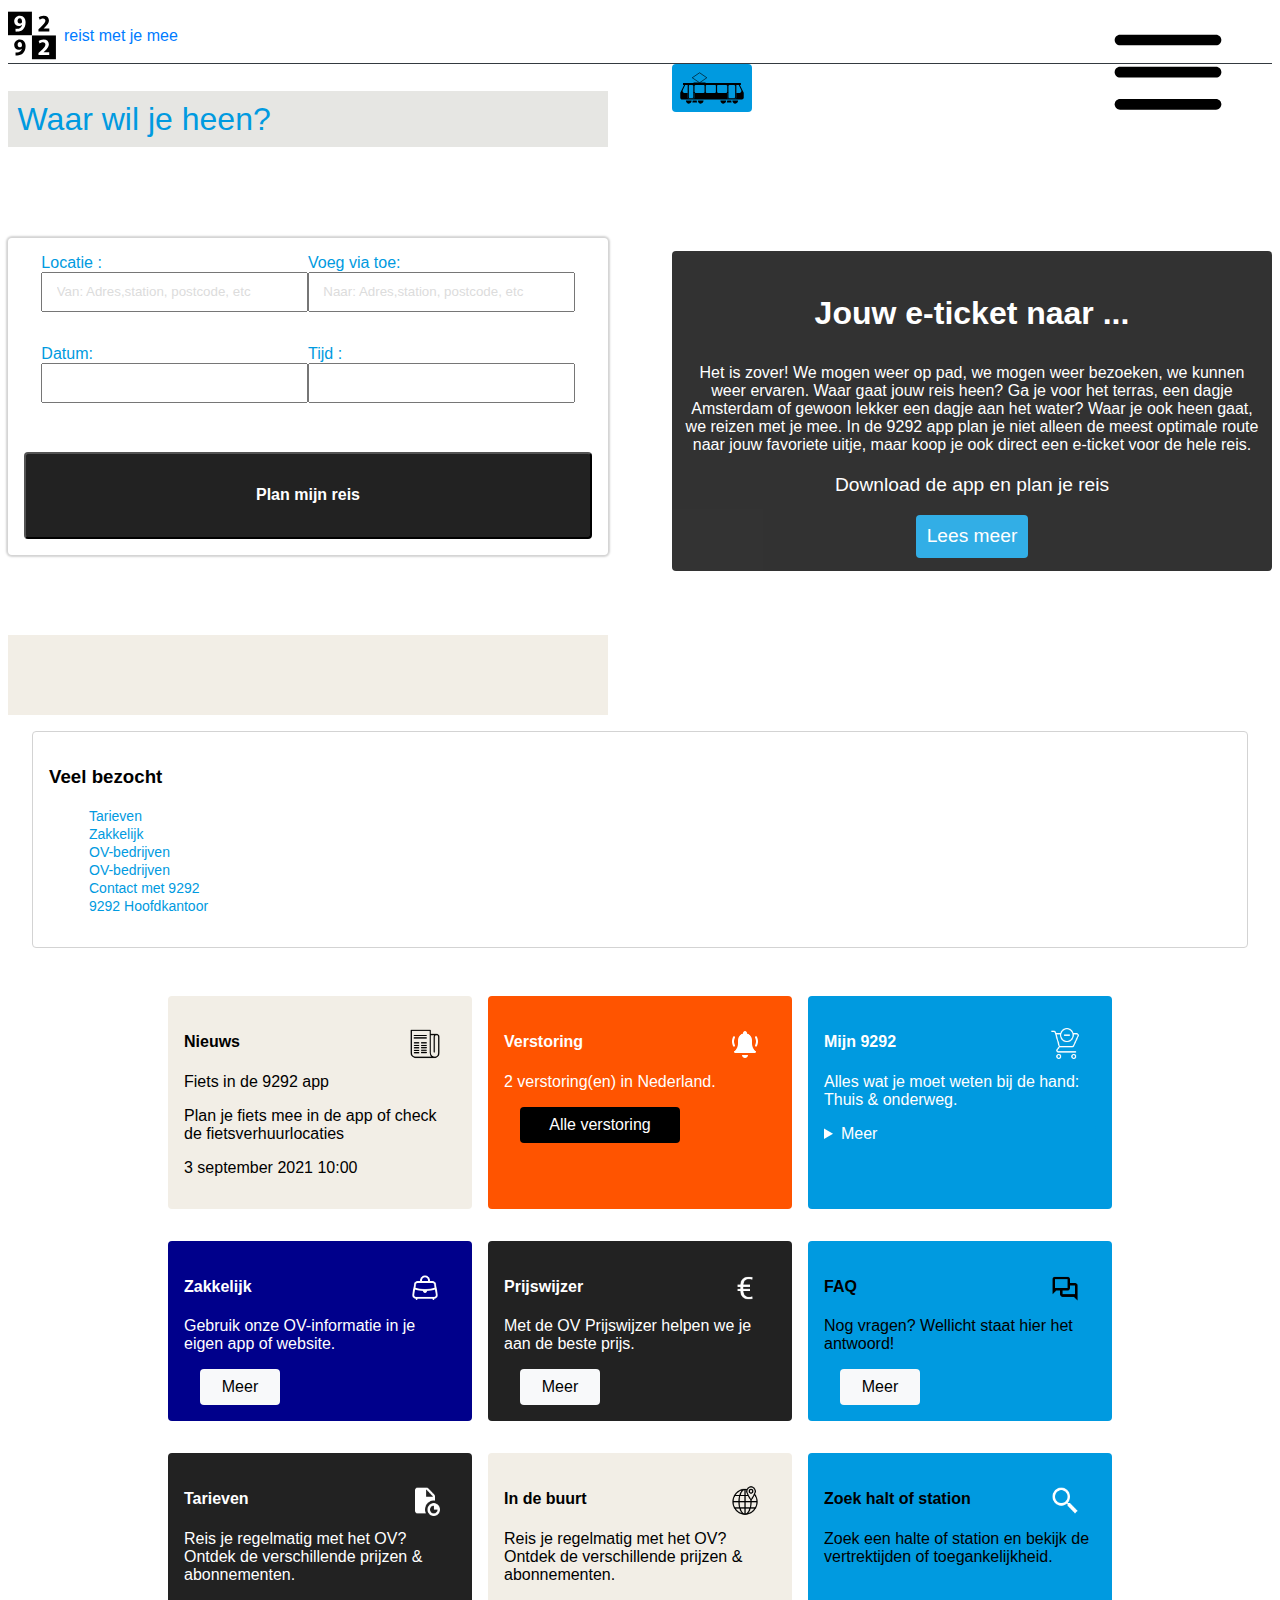
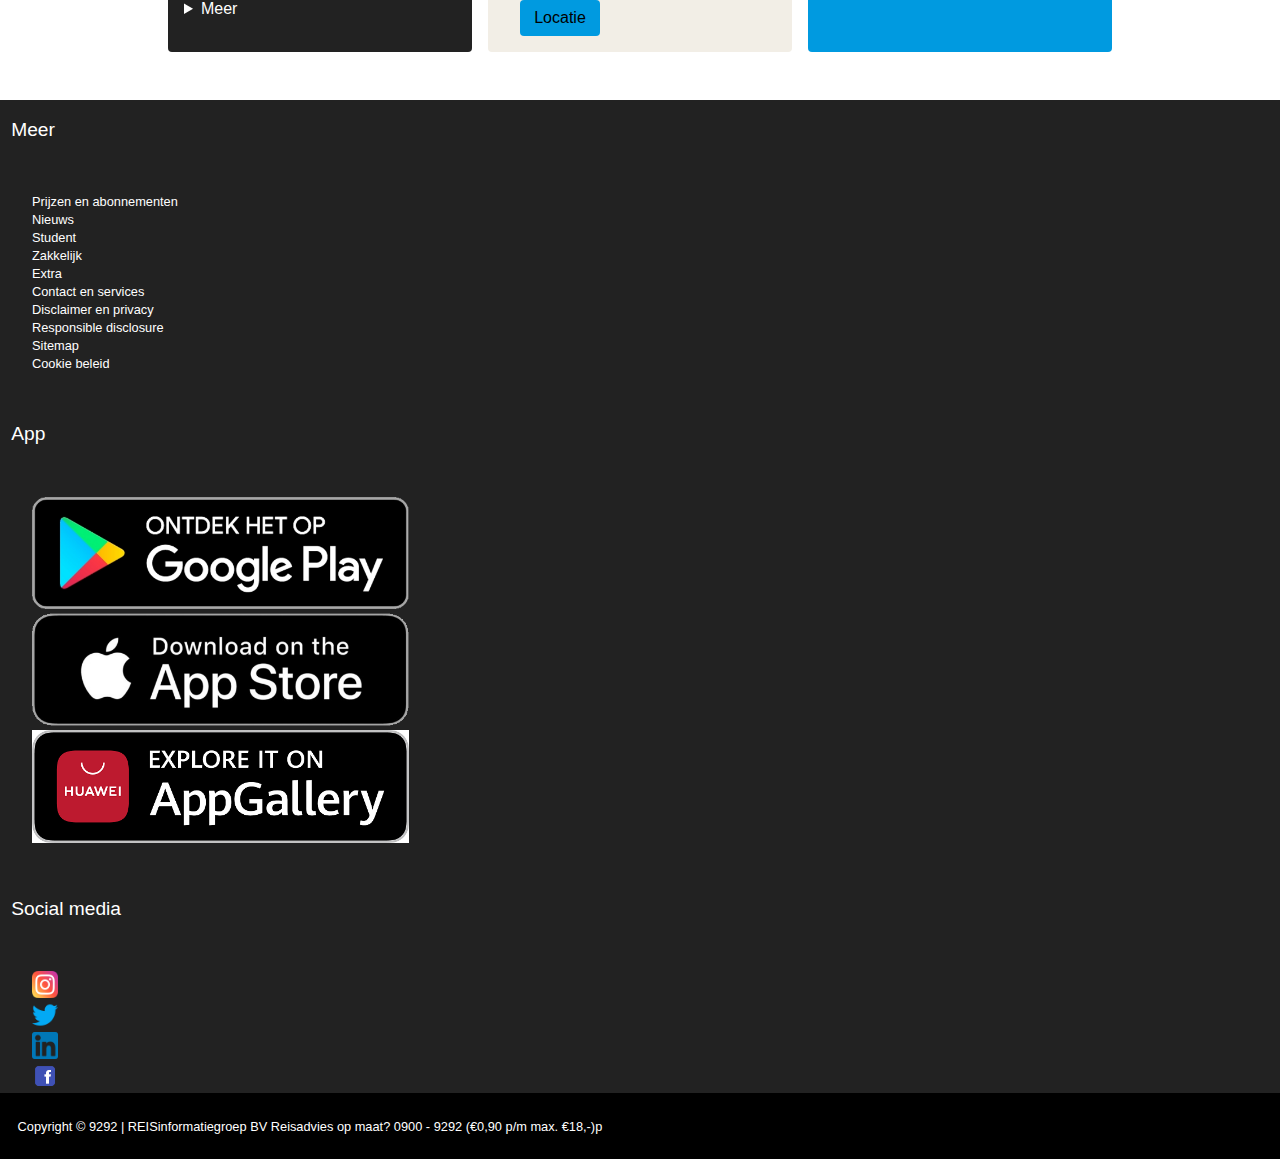
<file: index.html>
<!DOCTYPE html>
<html lang="nl">
<head>
    <meta charset="UTF-8">
    <meta http-equiv="X-UA-Compatible" content="IE=edge">
    <meta name="viewport" content="width=device-width, initial-scale=1.0">
    <title>9292 reist met je mee</title>
    <link rel="preconnect" href="https://fonts.googleapis.com">
    <link rel="preconnect" href="https://fonts.gstatic.com" crossorigin>
    <link href="https://fonts.googleapis.com/css2?family=Commissioner:wght@100;200;300&display=swap" rel="stylesheet">
    <link rel="stylesheet" href="css/styles.css">
</head>
<body>
    <header>
       <img src="images/logo.svg" alt="Logo van 9292"> 
       <h1> reist met je mee</h1>
       <img src="images/menu.svg" alt="">
      
    </header>

    <main>
        <!--1e section : formulier en e-ticket  -->
            <section >

                <!--Het formulier-->  
                <h2>Waar wil je heen? </h2> 
                <img src="images/tram.svg" alt="tram" class="tram">
                <!--Bron : https://commons.wikimedia.org/wiki/Category:Tram_icons-->
            
                <form >
                <label>
                        Locatie :
                        <input type="text" name="name" placeholder="Van: Adres,station, postcode, etc" >
                    </label>

                    <label>
                        Voeg via toe:
                        <input type="text" name="name" placeholder="Naar: Adres,station, postcode, etc" >
                    </label>

                    <label>
                        Datum:
                        <input> 
                    </label>

                    <label>
                        Tijd :
                        <input> 
                    </label>
                        
                    <button> Plan mijn reis </button>

                    
                </form>
                    
                    <!-- het(1)artikel e-ticket-->
                    
                    <article>
                        <h3>Jouw e-ticket naar ...</h3>
                        <p>Het is zover! We mogen weer op pad, we mogen weer bezoeken,
                                we kunnen weer ervaren. Waar gaat jouw reis heen? Ga je voor 
                                het terras, een dagje Amsterdam of gewoon lekker een dagje aan 
                                het water? Waar je ook heen gaat, we reizen met je mee. In de 9292
                                app plan je niet alleen de meest optimale route naar jouw favoriete
                                uitje, maar koop je ook direct een e-ticket voor de hele reis.  </p>

                        <p>  Download de app en plan je  reis </p>
                            
                                    
                        <button>Lees meer </button>
                        
                    </article>
                    
                    <footer>
                    <!--Allen voor de background van de footer -->
                    </footer>
                    
            </section>

            <!--tweede section :Veel bezocht -->        
            <section>
                        
                <h3>Veel bezocht </h3>
                        
                <ul>
                            
                    <li><a href="contactpagina.html">Tarieven </a></li>
                    <li><a href= "contactpagina.html"> Zakkelijk </a></li>
                    <li><a href= "contactpagina.htmln"> OV-bedrijven</a></li>
                    <li><a href= "contactpagina.html">OV-bedrijven</a></li>              
                    <li><a href= "contactpagina.html">Contact met 9292</a></li>
                    <li><a href= "contactpagina.html"> 9292 Hoofdkantoor</a></li>

                </ul>           
                
            </section>              
                        
            <!--laastse section-->           
            <section>
              
                 <!--Bron voor alle icoontjes :https://css.gg/app-->         
                <!--Artikel (2) nth- of type- (2) :Nieuws-->           
                <article>
                   <h4>Nieuws</h4>
                    <img src="images/news.png" alt="Nieuws icon">      
                    <p>Fiets in de 9292 app </p>
                    <p>Plan je fiets mee in de app of check de fietsverhuurlocaties</p> 
                    <p> 3 september 2021  10:00</p>          
                    
                </article>            
                
                <!--Artikel (3) nth- of type- (3) :Verstoring-->            
                <article>
                            
                    <h4>Verstoring </h4>
                   <img src="images/alarm1.png" alt="verstoring icoontje ">
                    <p>2 verstoring(en) in Nederland.</p>
                            
                    <button>Alle verstoring</button>
                            
                </article>
                            
                            
                <!--Artikel (4) nth- of type- (4) :Mijn 9292-->           
                <article>
                                
                    <h4>Mijn 9292</h4>
                    <img src="images/cart.png" alt="winkelwagen">
                    <p>Alles wat je moet weten bij de hand: Thuis & onderweg.</p>

                    <details>
                        <summary>Meer </summary>
                        <p>Meer informatie </p>
                        <p>Inloggen</p>
                    </details>
                            
                </article>
                            
                <!--Artikel (5) nth- of type- (5) :Zakkelijk-->           
                <article>
                                
                    <h4>Zakkelijk</h4>
                     <img src="images/zakkelijk.png" alt="zakkelijk">           
                    <p>Gebruik onze OV-informatie in je eigen app of website.</p>
                                
                    <button class="button">Meer</button>

                    <div>
                    <p>Met de 9292 Vertrekwijzer laat je in één overzicht zien hoe laat de volgende bus, trein, tram,
                        metro of veer bij de halte(n) in de buurt vertrekt. Daarbij voldoet de 9292 Vertrekwijzer 
                        ook ook de BREEAM eisen als "vervoersinformatiepunt". Lees er hieronder meer over.</p>
                    </div>
                        
                </article>
                                
                <!--Artikel (6) nth- of type- (6) :Prijswijzer-->            
                <article>
                                
                    <h4>Prijswijzer</h4>
                    <img src="images/euro.png" alt="euro teken"> 
                        <p>Met de OV Prijswijzer helpen we je aan de beste prijs.</p>    
                            
                    
                        <button>Meer</button>           
                </article> 
                                    
                <!--Artikel (7) nth- of type- (7) :FAQ-->             
                <article >
                                
                    <h4>FAQ</h4>
                    <img src="images/chat.png" alt="bericht icoontje ">
                    <p>Nog vragen? Wellicht staat hier het antwoord!</p>         
                    
                    <button>Meer</button>         
                    
                </article>             
                    
                <!--Artikel (8) nth- of type- (8) :Tarieven-->             
                <article>
                                
                    <h4>Tarieven</h4>
                    <img src="images/tarief.png" alt="tarief icoontje ">
                    <p>Reis je regelmatig met het OV? Ontdek de verschillende prijzen & abonnementen.</p>
                                
                    <details>
                        <summary>Meer</summary>
                            <p>Trein</p>                   
                            <p>Stads en streekvervoer</p>
                        </details>            
                </article>       
                                
                <!--Artikel (9) nth- of type- (9) :In de buurt-->             
                <article>
                                
                    <h4>In de buurt </h4>
                    <img src="images/map.png" alt=" map">
                    <p>Reis je regelmatig met het OV? Ontdek de verschillende prijzen & abonnementen.</p>           
                    
                    <button>Locatie</button>          
                
                </article>           
                            
                <!--Artikel last-of-type:Zoek halt of station-->             
                <article>
                                
                    <h4>Zoek halt of station</h4>
                    <img src="images/searchbuttton.png" alt="zoek icoontje ">
                    <p>Zoek een halte of station en bekijk de vertrektijden of toegankelijkheid.</p>           
                </article>  
                
                            
            </section>  

    </main>

        <!--Tweede footer : meer -->           
    <footer>
                
        <h5>Meer</h5>
                
        <ul>
                    
            <li><a href="contactpagina.html">Prijzen en abonnementen</a> </li>   
            <li><a href="contactpagina.html">Nieuws </a> </li>                   
            <li><a href="contactpagina.html">Student</a> </li>                   
            <li><a href="contactpagina.html">Zakkelijk</a> </li>               
            <li><a href="contactpagina.html">Extra</a> </li>                    
            <li><a href="contactpagina.html">Contact en services</a> </li>                   
            <li><a href="contactpagina.html">Disclaimer en privacy</a> </li>                    
            <li><a href="contactpagina.html">Responsible disclosure </a> </li>                   
            <li><a href="contactpagina.html">Sitemap </a> </li>                   
            <li><a href="contactpagina.html">Cookie beleid </a> </li>
   
        </ul>

        <!--Apps --> 
        <!--Bron voor de afebeeldingen van de apps : https://play.google.com/store/apps/details?id=nl.negentwee-->      
        <h5>App</h5>
                
        <ul>
                
            <li><img src="images/googleplay.png" alt="googleplay store "></li>               
            <li><img src="images/appstore.png" alt="applestore"></li>               
            <li><img src="images/appgallery.png" alt="appgallery"></li>
                
        </ul>

        
        <!--Social media  -->         
        <h5>Social media </h5>
                    
            <ul >
                    
            <li><img src="images/instagram.png" alt="instagram"></li>               
            <li><img src="images/twitter.png" alt="twitter"></li>                    
            <li><img src="images/linkedin.png" alt="linkedin"></li>
            <li><img src="images/facebook.png" alt="facebbok"></li>
                
        </ul>

            
    </footer>



    <!--footer":last-of-type-->           
    <footer>
                    
        <p>Copyright © 9292 | REISinformatiegroep BV
        Reisadvies op maat? 0900 - 9292 (€0,90 p/m max. €18,-)p</p> 
                        
    </footer>

    <script src="./js/script.js"></script>

    </body>
    
    </html>
</file>
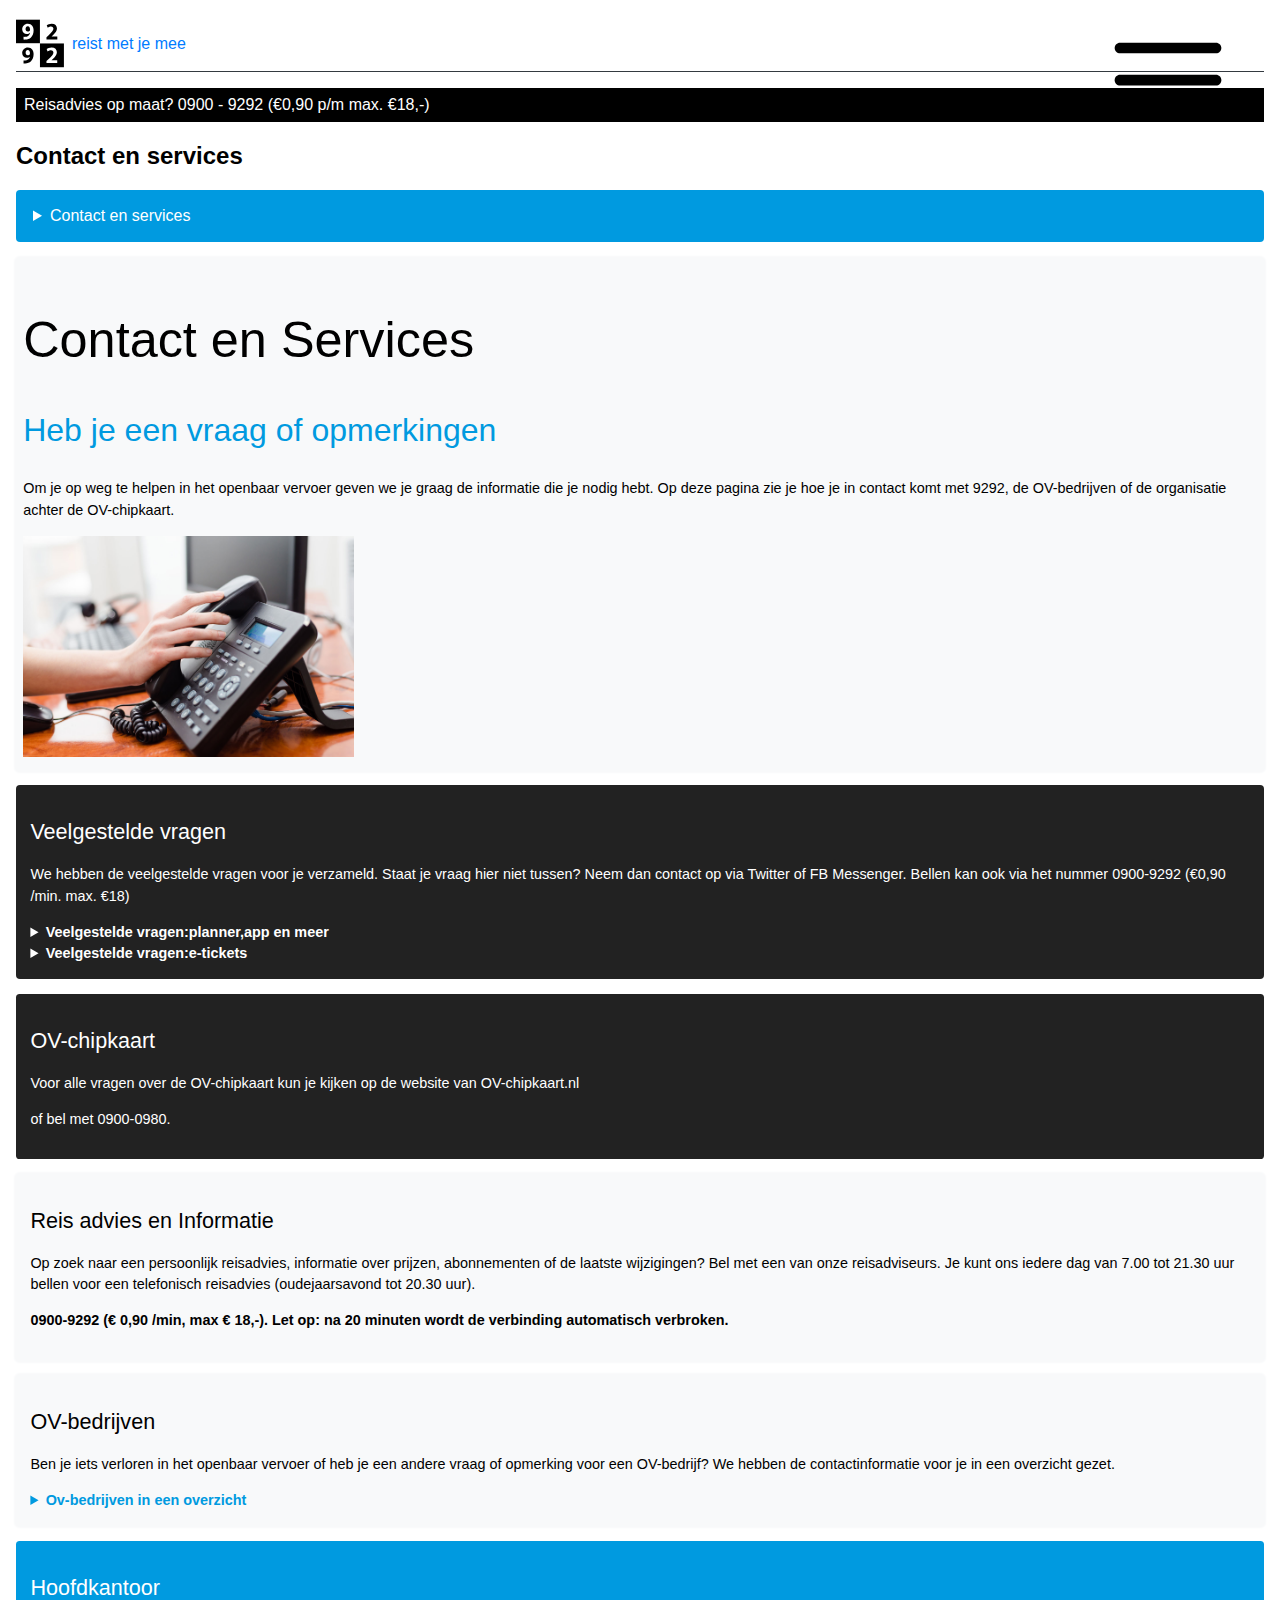
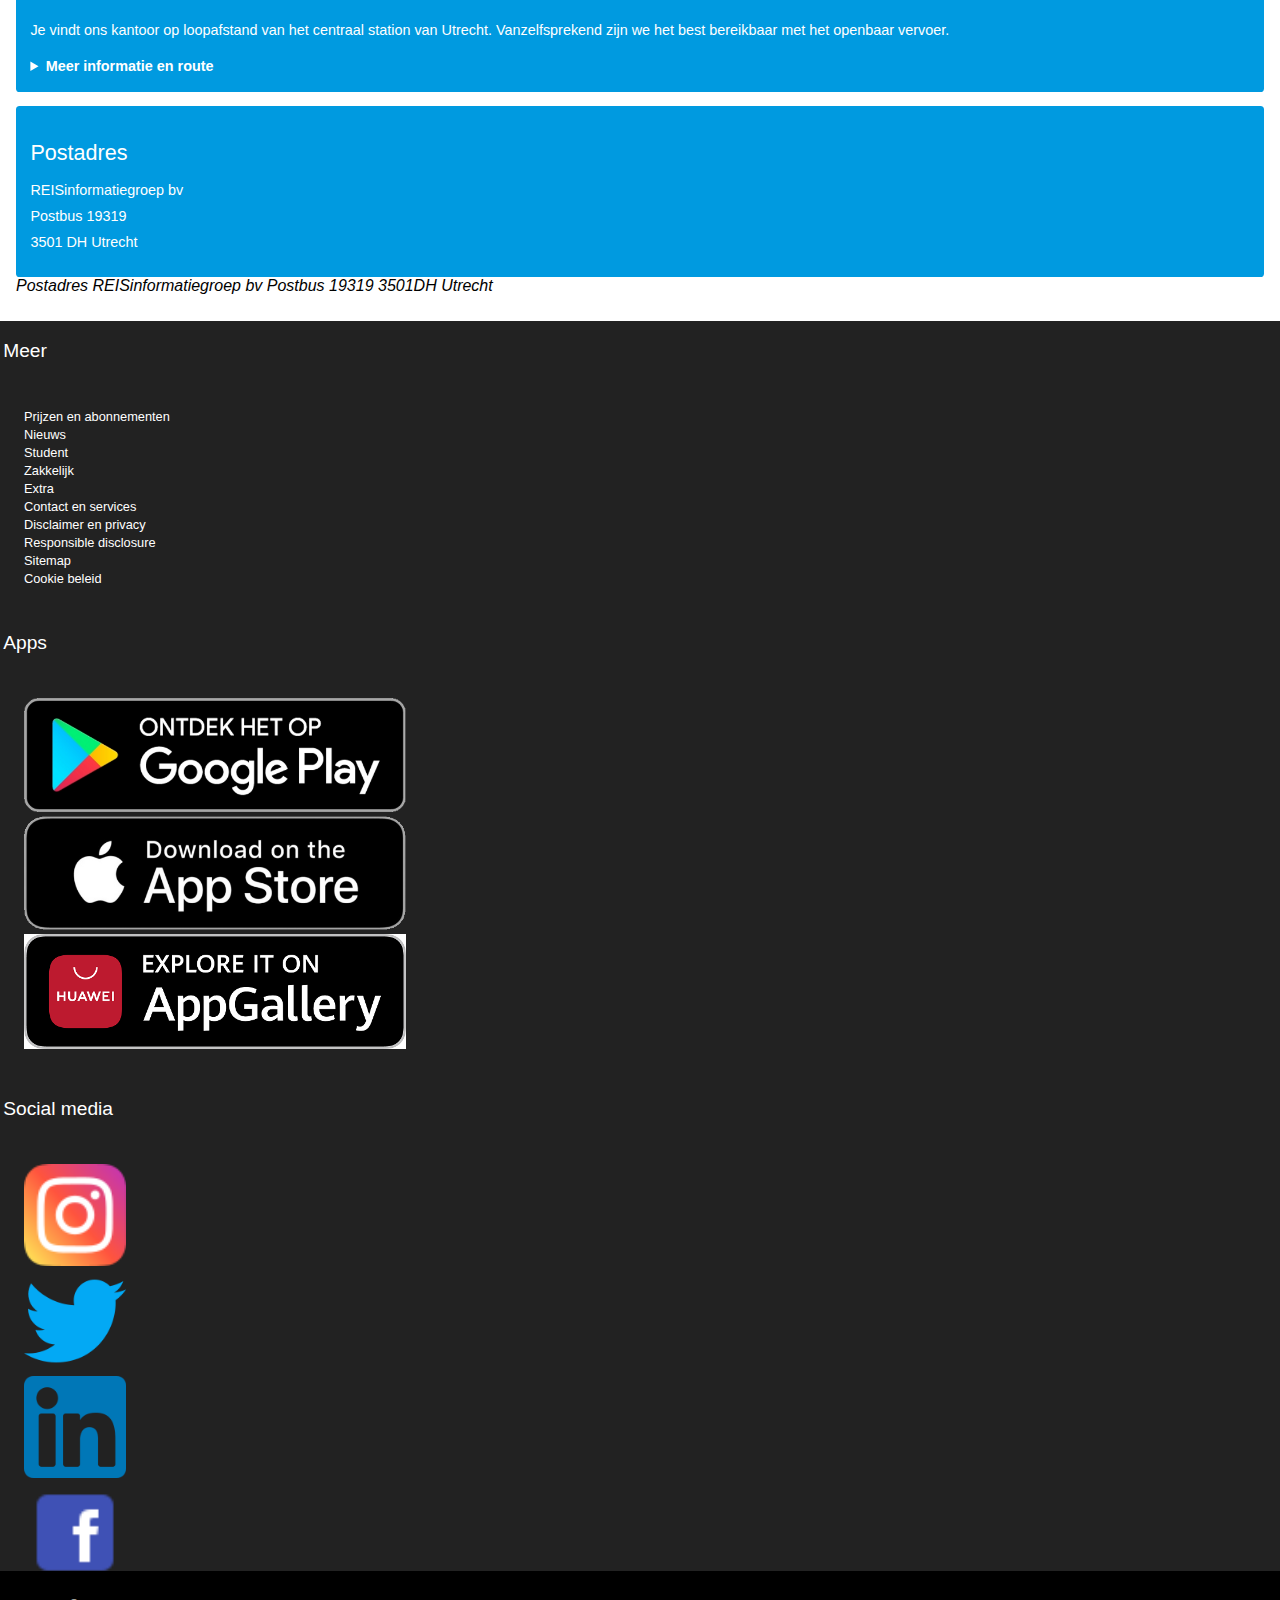
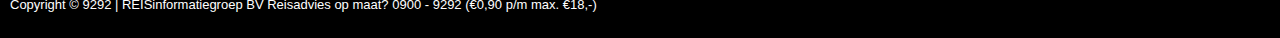
<file: contactpagina.html>
<!DOCTYPE html>
<html lang="en">
<head>
    <meta charset="UTF-8">
    <meta http-equiv="X-UA-Compatible" content="IE=edge">
    <meta name="viewport" content="width=device-width, initial-scale=1.0">
    <title> contactpagina</title>
     <link rel="stylesheet" href="css/contact.css">
</head>
<body>
    <!--De header met de logo en menu -->
    <header>
        <img src="images/logo.svg" alt=""> 
        <h1> reist met je mee</h1>
        <img src="images/menu.svg" alt="">
       
     </header>
    <!--Eerste footer -->

    <footer>
        <h2>Reisadvies op maat?  0900 - 9292 (€0,90 p/m max. €18,-) </h2>
    </footer>   
      

    <main>
      
            <h2>Contact en services </h2>
                <details class="drop-downmenu">
                    <summary>Contact en services</summary>
                        <details>
                            <summary><a href="contactpagina.html">Veelgestelde vragen-algemeen</a></summary>
                        </details>
                        <details>
                            <summary><a href="contactpagina.html">Veelgestelde vragen-e-tickets</a></summary>
                        </details>
                        <details>
                            <summary><a href="contactpagina.html">Ov-bedrijven</a></summary>
                        </details>
                        <details>
                            <summary><a href="contactpagina.html">Contact met 9292</a></summary>
                        </details>
                        <details>
                            <summary><a href="contactpagina.html">9292 Hoofdkantoor</a></summary>
                        </details>
                    </details> 
                    
         <!--Eerste section-->           
        <section>
              <!--Eerst artikel: contact en services -->
            <article>
                <h3>Contact en Services</h3>
                    <p>Heb je een vraag of opmerkingen</p> 
                    <p>Om je op weg te helpen in het openbaar vervoer geven we je graag de informatie die 
                        je nodig hebt. Op deze pagina zie je hoe je in contact komt met 9292, de OV-bedrijven 
                        of de organisatie achter de OV-chipkaart.</p>
                        <img src="images/contact.jpg" alt="een vrouw op een telefoon in een kantoor">
                        
             </article>

              <!--Tweede artikel:Veelgestelde vragen  -->   
            <article>
                <h3>Veelgestelde vragen</h3>
                  <p>We hebben de veelgestelde vragen voor je verzameld. Staat je vraag hier niet tussen?
                     Neem dan contact op via Twitter of FB Messenger. 
                     Bellen kan ook via het nummer 0900-9292 (€0,90 /min. max. €18)</p>
                        <details>
                            <summary><a href="contactpagina.html">Veelgestelde vragen:planner,app en meer</a></summary>
                        </details>

                        <details>
                            <summary><a href="contactpagina.html">Veelgestelde vragen:e-tickets</a></summary>
                        </details>
            </article>
            
             <!--Derde artikel:OV-chipkaart  -->   
            <article>
                <h3>OV-chipkaart</h3>
                    <p>Voor alle vragen over de OV-chipkaart kun je kijken op de website van OV-chipkaart.nl</p> 
                       <p> of bel met 0900-0980.</p>
            </article>

             <!--Vierde artikel:>Reis advies en Informatie  --> 
            <article>

                <h3>Reis advies en Informatie </h3>
                    <p>Op zoek naar een persoonlijk reisadvies, informatie over prijzen, abonnementen of de 
                        laatste wijzigingen? Bel met een van onze reisadviseurs. 
                        Je kunt ons iedere dag van 7.00 tot 21.30 uur bellen voor een telefonisch reisadvies
                        (oudejaarsavond tot 20.30 uur).</p>

                <p>   0900-9292 (€ 0,90 /min, max € 18,-). Let op: na 20 minuten wordt de verbinding
                        automatisch verbroken.</p>

            </article>

            <!--Vijfde artikel:>OV-bedrijven  --> 
            <article>

              <h3>OV-bedrijven</h3>
                 <p>Ben je iets verloren in het openbaar vervoer of heb je een andere vraag of opmerking voor een OV-bedrijf? 
                    We hebben de contactinformatie voor je in een overzicht gezet.</p>

                    <details>
                        <summary><a href="contactpagina.html"></a> Ov-bedrijven in een overzicht</summary>
                    </details>

            </article>

              <!--Zesde artikel:Hoofdkantoor  --> 
            <article>

                <h3>Hoofdkantoor</h3>
                    <p>Je vindt ons kantoor op loopafstand van het centraal station van Utrecht. 
                        Vanzelfsprekend zijn we het best bereikbaar met het openbaar vervoer.</p>

                        <details>
                            <summary><a href="contactpagina.html">Meer informatie en route</a></summary>
                        </details>

            </article>

            <!--laastse artikel:Hoofdkantoor  --> 
            <article>

               <h3>Postadres</h3>
                <p>REISinformatiegroep bv </p>
                <p> Postbus 19319</p> 
                <p> 3501 DH Utrecht</p>

            </article>

            <address>Postadres REISinformatiegroep bv Postbus 19319 3501DH Utrecht</address>
            
        </section>

    </main>
    
    <!--Tweede footer-->
    <footer>
        <!--Linkjes -->
        <h4>Meer</h4>
        <ul>
            <li><a href="contactpagina.html">Prijzen en abonnementen</a> </li>
            <li><a href="contactpagina.html">Nieuws </a> </li>
            <li><a href="contactpagina.html">Student</a> </li>
            <li><a href="contactpagina.html">Zakkelijk</a> </li>
            <li><a href="contactpagina.html">Extra</a> </li>
            <li><a href="contactpagina.html">Contact en services</a> </li>
            <li><a href="contactpagina.html">Disclaimer en privacy</a> </li>
            <li><a href="contactpagina.html">Responsible disclosure </a> </li>
            <li><a href="contactpagina.html">Sitemap </a> </li>
            <li><a href="contactpagina.html">Cookie beleid </a> </li>
       </ul>

        <!--Apps -->
       <h4>Apps </h4>
       <ul>
            <li><img src="images/googleplay.png" alt="googleplay store"></li>
            <li><img src="images/appstore.png" alt="applestore"></li>
            <li><img src="images/appgallery.png" alt="appgallery"></li>
      </ul>
   
       <!--Social media apps -->
      <h4>Social media </h4>

       <ul>
            <li><img src="images/instagram.png" alt="instagram"></li>               
            <li><img src="images/twitter.png" alt="twitter"></li>                    
            <li><img src="images/linkedin.png" alt="linkedin"></li>
            <li><img src="images/facebook.png" alt="facebbok"></li>
      </ul>
      
    </footer>
   
   
       <!--Copyright footer en ook de laatste footer-->
       <footer>
           <p>Copyright © 9292 | REISinformatiegroep BV
               Reisadvies op maat? 0900 - 9292 (€0,90 p/m max. €18,-)</p>
       </footer>
   

   

    
</body>
</html>
</file>
<file: css/styles.css>
*, ::after, ::before {
    box-sizing: border-box;

}
*:focus{
    outline-style: solid;
    outline-color: var(--blue);
    outline-width: 0.06em;
}

/*ROOT*/

:root {
    --blue: #009ae0 ;
    --indigo: #6610f2;
    --purple: #6f42c1;
    --pink: #e83e8c;
    --red: #dc3545;
    --orange: #fd7e14;
    --yellow: #ffc107;
    --green: #28a745;
    --teal: #20c997;
    --cyan: #17a2b8;
    --white: #fff;
    --gray: #6c757d;
    --gray-dark: #343a40;
    --primary: #007bff;
    --secondary: #6c757d;
    --success: #28a745;
    --info: #17a2b8;
    --warning: #ffc107;
    --danger: #dc3545;
    --light: #f8f9fa;
    --dark: #343a40;
    --orange:#ff5400;
    --borderraduis:.25rem;
    
}

/*BODY*/

body{
    width: 100%;
    height: 100%;
    padding:0.5em;
    margin:0;
    font-family:'Segoe UI', Tahoma, Geneva, Verdana, sans-serif
}

/* HEADER */

header {
    display: flex;
    background-color: var(--white);
    border-bottom: 1px solid var(--gray-dark); 
}

header h1 {
    font-size: 1em;
    color: var(--primary);
    font-weight:lighter;
    padding: .5em;  
  
}
/**logo e menu icoontje */
header img{
    width:10%;
}

header img:first-of-type{
    width: 3em;
}

header img:nth-of-type(2){
    position: absolute;
    right:3em;     
}

/*OPMAAK HOMEPAGE*/
section:first-of-type h2{
    color: var(--blue);
    font-family: 'Segoe UI', Tahoma, Geneva, Verdana, sans-serif;
    font-size: 2rem;
    font-weight:400;
    background-color:#E6E6E3;
    padding: .3em;
    margin-right: 0;
   
}

/* FORMULIER HOMEPAGE*/
Form {
    justify-content: center;
    display: flex;
    flex-wrap: wrap;
    padding: 1em;
    box-shadow: 0px 0px 2px 2px lightgray;
    background-color: var(--white);
    padding: 1em;
    border-radius: .25rem;
    margin-bottom: 1em;
    
}

label{
    display: flex;
    flex-direction: column;
    color:var(--blue);
   
}
input{
    width: 20em;
    height: 3em;
    padding: 1em;   
   
}
/* de kleur van de text die in het  formulier staat*/
input::placeholder{
    color:gainsboro;
}

/*de hover state van de input */
form input:hover {
    transform: scale(1);
}
/* de focus state van het input*/
form input:focus{
     border: 0;
     outline: none;
     box-shadow: 0px 0px 2px  2px var(--blue);
}

/*opmaak voor de knop van het formulier*/
form button{
    padding: 1em;
    width: 100%;
    margin-top:1em;
    border-radius: var(--borderraduis);
    background-color: rgba(34, 34, 34);
    color: white;
    font-size: 1em;
    font-weight: bold;
    box-shadow: 2px 3px 4px white;
    outline: none;
    
}
/*Hover sate van de knop */
form button:hover{
    background-color: var(--blue);
    
}

/*Animation voor de afbeelding */

.tram{
    animation-name:rijden;
    animation-iteration-count:infinite  ;
    animation-duration: 10s;   
    background-color : var(--blue);  
    border-radius: .25rem; 
    margin-bottom: 1em;
}

@keyframes rijden {
    100%{transform:translateX(200px)};
        
}
/* opmaak voor de e-ticket*/

section:first-of-type article h3{
    font-size: 2.5em;
    font-weight: 600;
}

section:first-of-type article {
    color:var(--white);
    font-size: .8rem;
    text-align: center;
    border-radius: .25rem;
    background-color: black;
    padding: 1em;   
    margin-top: 1em;
    opacity: 80%;
}
section:first-of-type p{
    font-size: 1rem;
    font-family: 'Segoe UI', Tahoma, Geneva, Verdana, sans-serif;
}

section:first-of-type p:last-of-type{
        font-size: 1.5em;
}

section:first-of-type  img {
    width:5em ;
    padding: .5em;
    
}

section:first-of-type footer{
    background-color:#f2eee6;
    width: 100%;
    height: 5em;
    margin:0;
   
}
/*knop van e-ticket*/
article:first-of-type button{
    background-color: var(--blue);
    color: white;
    padding: .5em;
    border-radius: var(--borderraduis);
    font-size: 1.5em;
    border: 1px solid transparent;

}

/*SECTION  Veel bezocht 3*/

section:nth-of-type(2) {
    border: 1px solid  lightgray;
    padding: 1em;
    margin-top: 1em;
    margin-left: 1.5em;
    margin-right:1.5em;
    border-radius: var(--borderraduis);
}
section:nth-of-type(2) h5 ul li{
    font-size:14px;
    border: 1px solid black ;
    font-family: 'Segoe UI', Tahoma, Geneva, Verdana, sans-serif;

}

section:nth-of-type(2) li{
    list-style: none;
}

section:nth-of-type(2) a {
    text-decoration: none;
    color: var(--blue);
    font-size: 14px;
}

/*opmaak voor het linkjes*/

/*hover*/
section:nth-of-type(2) a:hover{
    color: darkblue;
}
/*focus linkje */
section:nth-of-type(2) a:focus{
    text-decoration: underline;   
}
/*focus linkje */
section:nth-of-type(2) a:active{
    background-color:gray;
}




/*SECTION LAST OF TYPE */
/*opmaak voor knoppen*/
section:last-of-type button{
    background-color:var(--light);
    padding: .5em;
    color: black;
    width:5em;
    font-size: 1rem;
    margin-left: 1em;
    border-radius: .25rem;
    border: 1px solid transparent;   
}
/*Hover state van de knop*/
section:last-of-type button:hover {
    color:black;
    background-color :#d3d7db;
}

/*Active state van de knop*/
section:last-of-type button:active{
    border:2px solid black;
}


/*Laatste section*/
section:last-of-type{
 padding: 1em;
 color:var(--white)
}
/*Icoontjes van alle artikel in de sectie*/
section:last-of-type img {
width:10%;
display:flex;
position: absolute;
right:4em;
top: 2em;
transform: translateX(2em);
}

/* opmaak van de blokken*/
section:last-of-type article {
   padding: 1em;
   margin-top: 2em;
   border-radius: .25rem;
}

section:last-of-type article h5{
    font-size: 2rem;
}
/*voor de paragraaf in de blokken*/
section:last-of-type p{
    padding: 0;

}
article {
    position: relative;
}

/*article 1 Nieuws  */ 
article:first-of-type{
    background-color: #f2eee6;
    color: black;
}


/*article 2  Verstoring */ 
article:nth-of-type(2){
   /* background-color:var(--red);*/
   background-color:#ff5400;
}


/*opmaak voor de knop van verstoring*/
article:nth-of-type(2) button {
    width: 10em;
    background-color: black;
    color: white;
}

/*hover state van de knop van verstoring*/
article:nth-of-type(2) button:hover{
    background-color: var(--blue);
    color: white;
}
/*article  Mijn 9292 */ 
article:nth-of-type(3){
background-color:var(--blue);
}


article:nth-of-type(3) details{
    background-color:var(--blue);
    border-radius: .25rem;
}

/*article  zakkelijk */
article:nth-of-type(4){
background-color:darkblue;
color: white;

    
}
article:nth-of-type(4) p{
    font-family: 'Segoe UI', Tahoma, Geneva, Verdana, sans-serif;
}


/**de text voor javascript*/
div{
    display:none;
    background-color:var(--light);
    font-family: 'Segoe UI', Tahoma, Geneva, Verdana, sans-serif;
    padding: 1em;
    font-size: smaller;
    color: black;
    border-radius: .25rem;
    font-weight: 450;
    
   
    
}
div.meertext{
    display: block;  
}

/*article    prijswijzer*/
article:nth-of-type(5){
    background-color: #222222;
}

/*article  FAQ  */
article:nth-of-type(6){
    background-color: var(--blue);
    color: black;
}

article:nth-of-type(6) img{
    bottom:-131em;

}


/*article  Tarieven */
article:nth-of-type(7){
    background-color: #222222;
}

/*article  in de buurt  */
article:nth-of-type(8){
    background-color: #f2eee6;
    color:black;
}

article:nth-of-type(8) h4 p {
    color: black
}

/*knop voor de article in de buurt*/
article:nth-of-type(8) button{
    background-color: var(--blue);
}
/*hover state van in de buurt */
article:nth-of-type(8) button:hover{
    background-color: black;
    color:white;
    
}

/*article zoek een halte   */
 section:last-of-type article:last-of-type{
   background-color: var(--blue);
   color: black;

  
}

/*Tweede footer*/
footer:first-of-type {
    background-color :#222222;
    font-family: 'Segoe UI', Tahoma, Geneva, Verdana, sans-serif;
    padding:0;
    margin-left:-1em;
    margin-right: -1em;
    margin-bottom: -1em;
}

footer:first-of-type h5{
    color: white;
    font-size: 1.2rem;
    font-weight: 400;
    padding: 1em;
   
}

footer:first-of-type ul{
    list-style: none;
    text-align: left; 
}

 footer:first-of-type ul:last-of-type{
     width:8em;
    
 }

footer:first-of-type li a{
 text-decoration: none;
 color:var(--white);
 font-size :0.8rem;
 
}

footer:first-of-type ul img{
    width: 30%;
    padding: 0;


}
/*Hover state van de list items in de footer*/
footer:first-of-type a:hover{
    color: var(--blue);
}

/** de active state */
footer:first-of-type a:active{
    border: 1px solid  var(--blue);
}


/*dit is de derde footer*/
footer:last-of-type{
    background-color: black;
    margin-left: -1em;
    margin-right:-1em ;
    margin-bottom: -2em;
   

}
footer:last-of-type p {
color: var(--white);
padding: 2em;
font-size: .8rem;
font-family: 'Segoe UI', Tahoma, Geneva, Verdana, sans-serif;


}
/*Breakpoints voor Tablet/ipad*/

@media(min-width:600px) {

    section:first-of-type{
        display: grid;
        grid-template-columns:1fr 1fr;
        grid-gap: 4em;
    }


    section:nth-of-type(3){
        display: grid;
        grid-template-columns: 1fr 1fr ;
        grid-template-rows: auto auto auto auto;
        column-gap: 1em;
        
    }

}

/*Breakpoints voor Desktop*/
@media(min-width: 1050px){


  section:nth-of-type(3){
    padding-left: 10em;
    padding-right: 10em;
   display:grid;
   grid-template-columns: 1fr 1fr 1fr ;

    }

    footer {
        margin:0;
    }
}
</file>
<file: css/contact.css>
*, ::after, ::before {
    box-sizing: border-box;

}

/*ROOT*/

:root {
    --blue: #009ae0 ;
    --indigo: #6610f2;
    --purple: #6f42c1;
    --pink: #e83e8c;
    --red: #dc3545;
    --orange: #fd7e14;
    --yellow: #ffc107;
    --green: #28a745;
    --teal: #20c997;
    --cyan: #17a2b8;
    --white: #fff;
    --gray: #6c757d;
    --gray-dark: #343a40;
    --primary: #007bff;
    --secondary: #6c757d;
    --success: #28a745;
    --info: #17a2b8;
    --warning: #ffc107;
    --danger: #dc3545;
    --light: #f8f9fa;
    --dark: #343a40;
    --orange:#ff5400;
    --borderraduis:.25rem;
    
}

/*BODY*/

body{
    width: 100%;
    height: 100%;
    padding: 1em;  
    margin:0;
    font-family: 'Segoe UI', Tahoma, Geneva, Verdana, sans-serif;
}

/*HEADER*/
header {
    display: flex;
    background-color: var(--white);
    border-bottom: 1px solid var(--gray-dark);     
}

header h1 {
    font-size: 1em;
    color: var(--primary);
    font-weight:lighter;
    padding: .5em;  
}

header img{
    width:10%;
}

header img:first-of-type{
    width: 3em;
}

header img:nth-of-type(2){
    position: absolute;
    right:3em;     
}

/*MAIN*/
/*EERSTE FOOTER*/
footer:first-of-type h2{
    background-color: black;
    color:var(--white);
    font-size: 1rem;
    font-family: 'Segoe UI', Tahoma, Geneva, Verdana, sans-serif;
    padding: .5em;
    font-weight: 400;
    margin-top: 1em;  
}

section{
    display: flex;
    flex-direction:column;    
}

/*contact service dropdown menu*/
.drop-downmenu {
    background-color: var(--blue);
    padding:1em;
    color: var(--white);
    font-size: 1em;
    border-radius:var(--borderraduis);
    border:1px solid transparent;
    margin-bottom: 1em;
   
}

/* opmaak voor de tekst van alle article  */
article{
    font-size: 0.9rem;
    line-height: 1.5em;   
}

article h3{
    font-size: 1.5em;
    font-weight: 400;
}

/*contact en services*/
article:first-of-type{
    background-color:var(--light);
    color:black;
    padding:.5em;
    margin-top:0;
    border-radius: .25em;
    box-shadow: 0px 0px 2px 2px var(--light);
    font-family:'Segoe UI', Tahoma, Geneva, Verdana, sans-serif;  
}

article:first-of-type h3{
    font-size: 3.5em;
    line-height: 3rem;
}

/* een kleur aan de eerst zin geven*/
article:first-of-type p:first-of-type {
    color:var(--blue);
    font-size: 2rem;
    font-family: 'Segoe UI', Tahoma, Geneva, Verdana, sans-serif;
    line-height: 2rem;
}

/*afbeeding onder de contact en services*/
article:first-of-type img{
    width: 23em;
}


/*Veelgestelde vragen*/
article:nth-of-type(2){
    background-color: #222;
    border-radius: .25rem;
    margin-top:1em;
    padding: 1em;
    color: var(--white);
    font-family: 'Segoe UI', Tahoma, Geneva, Verdana, sans-serif;
}

article:nth-of-type(2) a{
    text-decoration: none;
    color: var(--white);
    font-weight: bold;
}

/*opmaak voor de details (underline)*/
article:nth-of-type(2) details :hover{
    text-decoration: underline;    
}

/*OV-chipkaart*/
article:nth-of-type(3){
    background-color: #222;
    border-radius: .25rem;
    margin-top:1em;
    color: var(--white);
    padding: 1em;
    border-radius: .25em;
    margin-top: 1em;
}


/*Reis advies en Informatie */
article:nth-of-type(4){
    background-color:var(--light);
    color:black;
    margin-top: 1em;
    border-radius: .25em;
    box-shadow: 0px 0px 2px 2px var(--light);
    font-family:'Segoe UI', Tahoma, Geneva, Verdana, sans-serif;
    box-shadow: 0px 0px 2px 2px var(--light);
    padding: 1em;
}
article:nth-of-type(4) p:nth-of-type(2){
    font-weight: bold;
}

/*OV-bedrijven*/
article:nth-of-type(5){
    background-color:var(--light);
    color:black;
    margin-top: 1em;
    border-radius: .25em;
    box-shadow: 0px 0px 2px 2px var(--light);
    font-family:'Segoe UI', Tahoma, Geneva, Verdana, sans-serif;
    box-shadow: 0px 0px 2px 2px var(--light);
    padding: 1em;
}

article:nth-of-type(5) details{
    color: var(--blue);
    font-weight: bold;
}

article:nth-of-type(5) details:hover {
    text-decoration: underline;
}

/*Hoofdkantoor*/

article:nth-of-type(6){
    background-color: var(--blue);
    padding: 1em;
    color: var(--white);
    margin-top: 1em;
    border-radius: .25em;
}

article:nth-of-type(6) a {
    text-decoration: none;
    color:var(--white);
    font-weight: bold;  
}

/*Postadres */
article:last-of-type{
    background-color: var(--blue);
    padding: 1em;
    color: var(--white);
    margin-top: 1em;
    border-radius: .25em;
}

article:last-of-type p {
    line-height: .8em;
}
 
/*TWEEDE FOOTER*/
footer:nth-of-type(2){
    background-color :#222222;
    font-family: 'Segoe UI', Tahoma, Geneva, Verdana, sans-serif;
    padding:0;
    margin-left: -2em;
    margin-right:-2em ;
    margin-bottom: -2em;
}

footer:nth-of-type(2) h4{
    color: white;
    font-size: 1.2rem;
    font-weight: 400;
    padding: 1em;
}

footer:nth-of-type(2) ul {
    bottom: 4em;
    list-style: none;
    text-align: left;

}

footer:nth-of-type(2) li a{
    text-decoration: none;
    color:var(--white);
    font-size:0.8rem;
}
   
footer:nth-of-type(2) ul img{
       width: 30%;
       padding: 0;
}


/*knop opmaak*/

footer:nth-of-type(2) a:hover {
    color: var(--blue);
}

footer:nth-of-type(2) a:active{
    border:1px solid var(--blue)
}

footer:nth-of-type(2) ul:last-of-type img {
    width: 8%;
}

/*LAASTSE FOOTER*/

footer:last-of-type{
    background-color: black;
    margin-left: -2em;
    margin-right:-2em ;
    margin-bottom: -3em;
}

footer:last-of-type p {
color: var(--white);
padding: 2em;
font-size:small;
}
</file>
